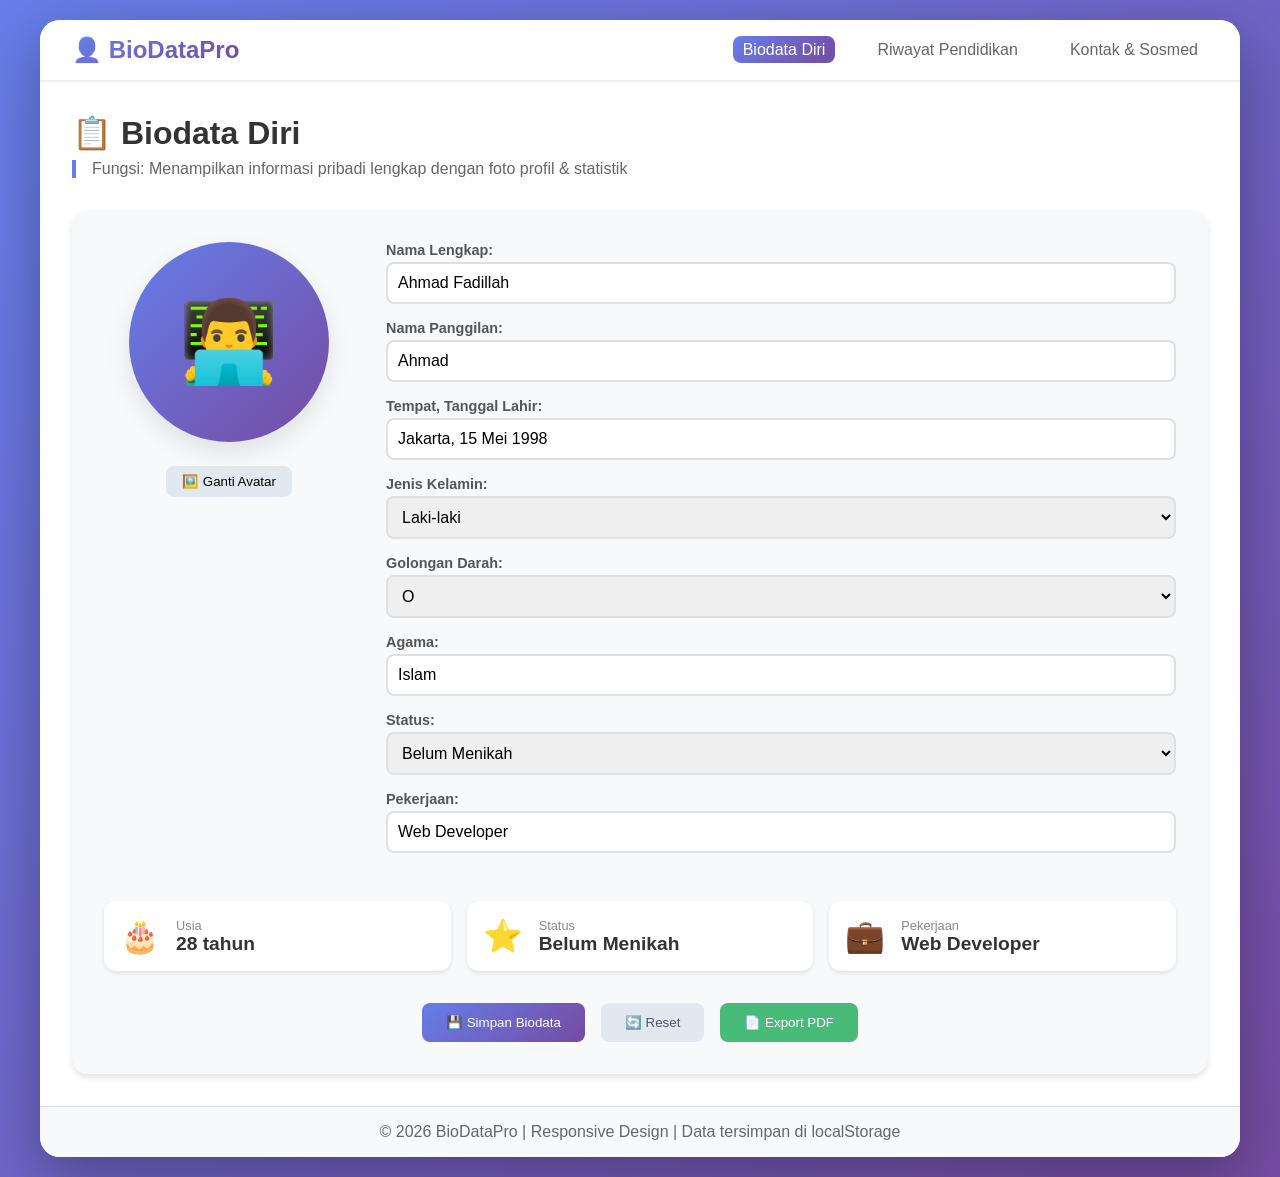
<file: index.html>
<!DOCTYPE html>
<html lang="id">
<head>
    <meta name="google-site-verification" content="5krgqWj95j61kuh9AmflDgMMiOKTlD1j0Kx1LBHgjUc" />
    <meta charset="UTF-8">
    <meta name="viewport" content="width=device-width, initial-scale=1.0, user-scalable=yes">
    <title>Biodata Diri | Profil Saya</title>
    <link rel="stylesheet" href="style.css">
</head>
<body>
    <div class="container">
        <nav class="navbar">
            <div class="logo">👤 BioDataPro</div>
            <ul class="nav-links">
                <li><a href="index.html" class="active">Biodata Diri</a></li>
                <li><a href="pendidikan.html">Riwayat Pendidikan</a></li>
                <li><a href="kontak.html">Kontak & Sosmed</a></li>
            </ul>
        </nav>

        <main>
            <h1>📋 Biodata Diri</h1>
            <p>Fungsi: Menampilkan informasi pribadi lengkap dengan foto profil & statistik</p>
            
            <div class="card">
                <div class="profile-container">
                    <div class="profile-avatar">
                        <div class="avatar-placeholder" id="avatarPreview">
                            <span>👨‍💻</span>
                        </div>
                        <button id="changeAvatarBtn" class="btn-icon">🖼️ Ganti Avatar</button>
                        <input type="file" id="avatarUpload" accept="image/*" style="display: none;">
                    </div>
                    
                    <div class="profile-info">
                        <div class="info-group">
                            <label>Nama Lengkap:</label>
                            <input type="text" id="namaLengkap" value="Ahmad Fadillah" class="editable-input">
                        </div>
                        <div class="info-group">
                            <label>Nama Panggilan:</label>
                            <input type="text" id="namaPanggilan" value="Ahmad" class="editable-input">
                        </div>
                        <div class="info-group">
                            <label>Tempat, Tanggal Lahir:</label>
                            <input type="text" id="ttl" value="Jakarta, 15 Mei 1998" class="editable-input">
                        </div>
                        <div class="info-group">
                            <label>Jenis Kelamin:</label>
                            <select id="jenisKelamin" class="editable-select">
                                <option value="Laki-laki" selected>Laki-laki</option>
                                <option value="Perempuan">Perempuan</option>
                            </select>
                        </div>
                        <div class="info-group">
                            <label>Golongan Darah:</label>
                            <select id="goldar" class="editable-select">
                                <option value="A">A</option>
                                <option value="B">B</option>
                                <option value="AB">AB</option>
                                <option value="O" selected>O</option>
                            </select>
                        </div>
                        <div class="info-group">
                            <label>Agama:</label>
                            <input type="text" id="agama" value="Islam" class="editable-input">
                        </div>
                        <div class="info-group">
                            <label>Status:</label>
                            <select id="status" class="editable-select">
                                <option value="Belum Menikah" selected>Belum Menikah</option>
                                <option value="Menikah">Menikah</option>
                                <option value="Cerai">Cerai</option>
                            </select>
                        </div>
                        <div class="info-group">
                            <label>Pekerjaan:</label>
                            <input type="text" id="pekerjaan" value="Web Developer" class="editable-input">
                        </div>
                    </div>
                </div>
                
                <div class="stats-container">
                    <div class="stat-card">
                        <div class="stat-icon">🎂</div>
                        <div class="stat-info">
                            <span class="stat-label">Usia</span>
                            <span class="stat-value" id="usiaDisplay">-- tahun</span>
                        </div>
                    </div>
                    <div class="stat-card">
                        <div class="stat-icon">⭐</div>
                        <div class="stat-info">
                            <span class="stat-label">Status</span>
                            <span class="stat-value" id="statusDisplay">Belum Menikah</span>
                        </div>
                    </div>
                    <div class="stat-card">
                        <div class="stat-icon">💼</div>
                        <div class="stat-info">
                            <span class="stat-label">Pekerjaan</span>
                            <span class="stat-value" id="pekerjaanDisplay">Web Developer</span>
                        </div>
                    </div>
                </div>
                
                <div class="action-buttons">
                    <button id="saveBioBtn" class="btn-primary">💾 Simpan Biodata</button>
                    <button id="resetBioBtn" class="btn-secondary">🔄 Reset</button>
                    <button id="exportBioBtn" class="btn-success">📄 Export PDF</button>
                </div>
                
                <div id="saveNotification" class="notification hidden">
                    ✅ Biodata berhasil disimpan!
                </div>
            </div>
        </main>
        
        <footer>
            <p>&copy; 2026 BioDataPro | Responsive Design | Data tersimpan di localStorage</p>
        </footer>
    </div>

    <script src="biodata.js"></script>
</body>
</html>
</file>
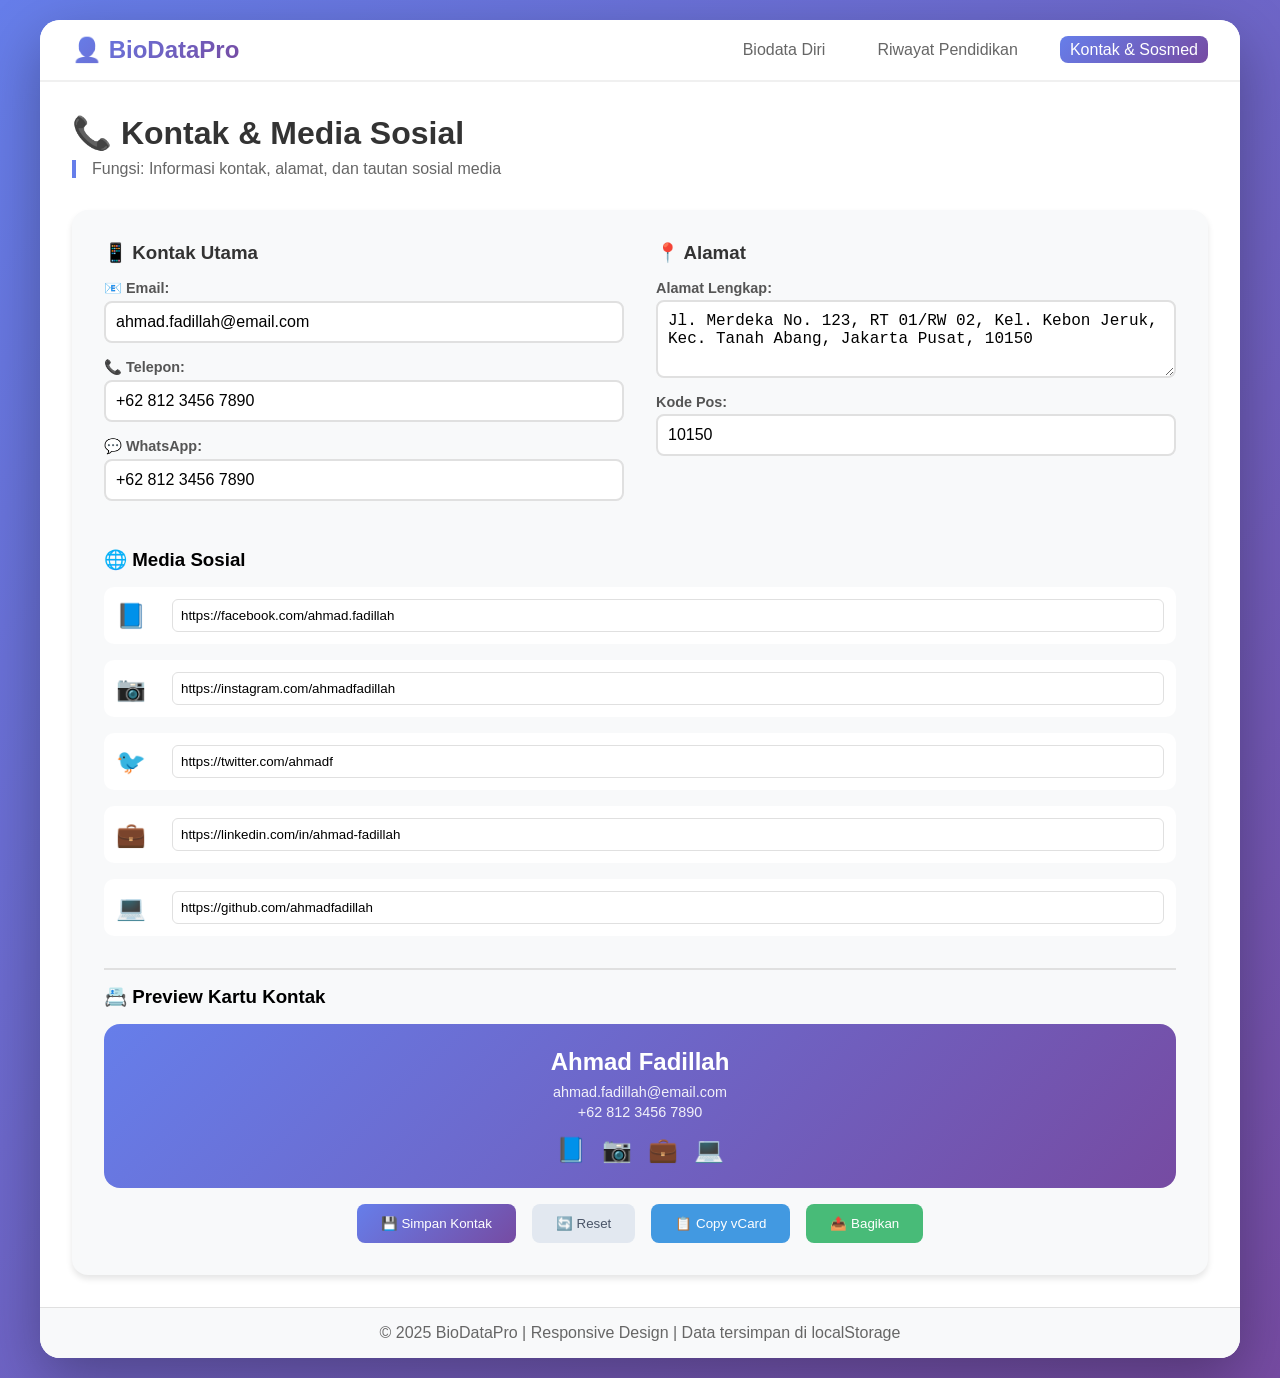
<file: kontak.html>
<!DOCTYPE html>
<html lang="id">
<head>
    <meta charset="UTF-8">
    <meta name="viewport" content="width=device-width, initial-scale=1.0">
    <title>Kontak & Sosmed | BioDataPro</title>
    <link rel="stylesheet" href="style.css">
</head>
<body>
    <div class="container">
        <nav class="navbar">
            <div class="logo">👤 BioDataPro</div>
            <ul class="nav-links">
                <li><a href="index.html">Biodata Diri</a></li>
                <li><a href="pendidikan.html">Riwayat Pendidikan</a></li>
                <li><a href="kontak.html" class="active">Kontak & Sosmed</a></li>
            </ul>
        </nav>

        <main>
            <h1>📞 Kontak & Media Sosial</h1>
            <p>Fungsi: Informasi kontak, alamat, dan tautan sosial media</p>
            
            <div class="card">
                <!-- Kontak Utama -->
                <div class="contact-grid">
                    <div class="contact-section">
                        <h3>📱 Kontak Utama</h3>
                        <div class="info-group">
                            <label>📧 Email:</label>
                            <input type="email" id="email" value="ahmad.fadillah@email.com" class="editable-input">
                        </div>
                        <div class="info-group">
                            <label>📞 Telepon:</label>
                            <input type="tel" id="telepon" value="+62 812 3456 7890" class="editable-input">
                        </div>
                        <div class="info-group">
                            <label>💬 WhatsApp:</label>
                            <input type="tel" id="whatsapp" value="+62 812 3456 7890" class="editable-input">
                        </div>
                    </div>
                    
                    <div class="contact-section">
                        <h3>📍 Alamat</h3>
                        <div class="info-group">
                            <label>Alamat Lengkap:</label>
                            <textarea id="alamat" rows="3" class="editable-textarea">Jl. Merdeka No. 123, RT 01/RW 02, Kel. Kebon Jeruk, Kec. Tanah Abang, Jakarta Pusat, 10150</textarea>
                        </div>
                        <div class="info-group">
                            <label>Kode Pos:</label>
                            <input type="text" id="kodepos" value="10150" class="editable-input">
                        </div>
                    </div>
                </div>
                
                <!-- Social Media -->
                <div class="social-section">
                    <h3>🌐 Media Sosial</h3>
                    <div class="social-links">
                        <div class="social-item">
                            <span class="social-icon">📘</span>
                            <input type="url" id="facebook" placeholder="Facebook URL" value="https://facebook.com/ahmad.fadillah">
                        </div>
                        <div class="social-item">
                            <span class="social-icon">📷</span>
                            <input type="url" id="instagram" placeholder="Instagram URL" value="https://instagram.com/ahmadfadillah">
                        </div>
                        <div class="social-item">
                            <span class="social-icon">🐦</span>
                            <input type="url" id="twitter" placeholder="Twitter URL" value="https://twitter.com/ahmadf">
                        </div>
                        <div class="social-item">
                            <span class="social-icon">💼</span>
                            <input type="url" id="linkedin" placeholder="LinkedIn URL" value="https://linkedin.com/in/ahmad-fadillah">
                        </div>
                        <div class="social-item">
                            <span class="social-icon">💻</span>
                            <input type="url" id="github" placeholder="GitHub URL" value="https://github.com/ahmadfadillah">
                        </div>
                    </div>
                </div>
                
                <!-- Preview Card Kontak -->
                <div class="contact-preview">
                    <h3>📇 Preview Kartu Kontak</h3>
                    <div class="vcard" id="vcardPreview">
                        <div class="vcard-name">Ahmad Fadillah</div>
                        <div class="vcard-email">ahmad.fadillah@email.com</div>
                        <div class="vcard-phone">+62 812 3456 7890</div>
                        <div class="vcard-social">
                            <span>📘</span> <span>📷</span> <span>💼</span> <span>💻</span>
                        </div>
                    </div>
                </div>
                
                <div class="action-buttons">
                    <button id="saveContactBtn" class="btn-primary">💾 Simpan Kontak</button>
                    <button id="resetContactBtn" class="btn-secondary">🔄 Reset</button>
                    <button id="copyVcardBtn" class="btn-info">📋 Copy vCard</button>
                    <button id="shareContactBtn" class="btn-success">📤 Bagikan</button>
                </div>
                
                <div id="contactNotification" class="notification hidden">
                    ✅ Kontak berhasil disimpan!
                </div>
            </div>
        </main>
        
        <footer>
            <p>&copy; 2025 BioDataPro | Responsive Design | Data tersimpan di localStorage</p>
        </footer>
    </div>

    <script src="kontak.js"></script>
</body>
</html>
</file>
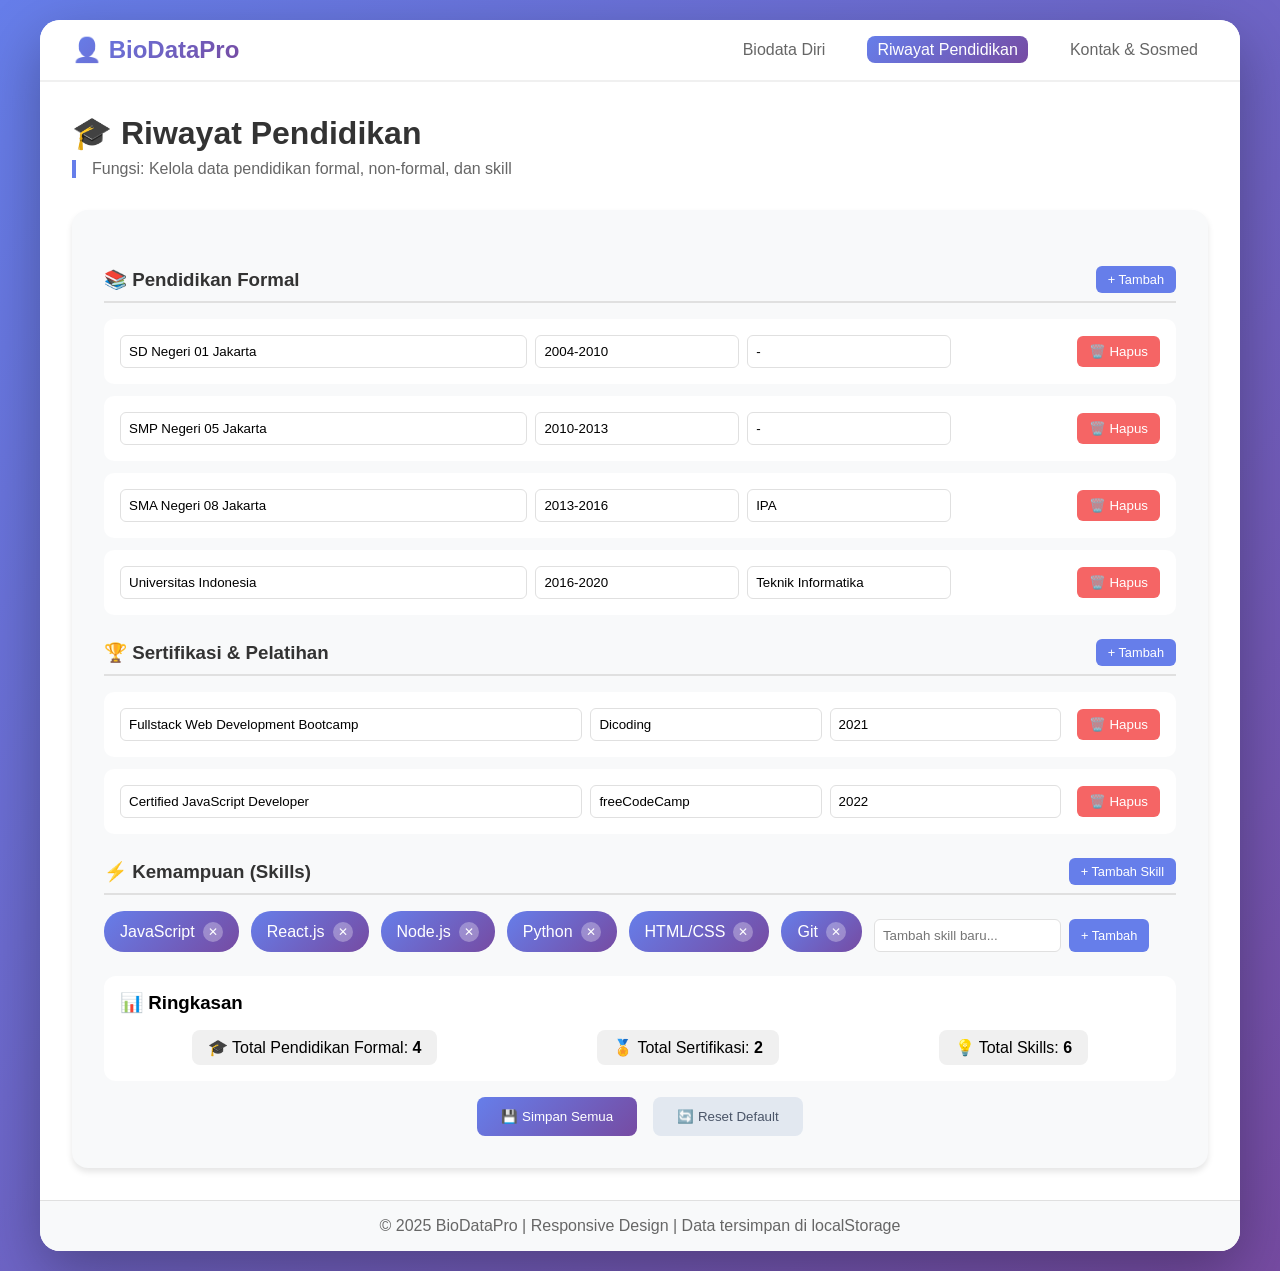
<file: pendidikan.html>
<!DOCTYPE html>
<html lang="id">
<head>
    <meta charset="UTF-8">
    <meta name="viewport" content="width=device-width, initial-scale=1.0">
    <title>Riwayat Pendidikan | BioDataPro</title>
    <link rel="stylesheet" href="style.css">
</head>
<body>
    <div class="container">
        <nav class="navbar">
            <div class="logo">👤 BioDataPro</div>
            <ul class="nav-links">
                <li><a href="index.html">Biodata Diri</a></li>
                <li><a href="pendidikan.html" class="active">Riwayat Pendidikan</a></li>
                <li><a href="kontak.html">Kontak & Sosmed</a></li>
            </ul>
        </nav>

        <main>
            <h1>🎓 Riwayat Pendidikan</h1>
            <p>Fungsi: Kelola data pendidikan formal, non-formal, dan skill</p>
            
            <div class="card">
                <!-- Pendidikan Formal -->
                <div class="section-title">
                    <h3>📚 Pendidikan Formal</h3>
                    <button id="addFormalBtn" class="btn-small">+ Tambah</button>
                </div>
                <div id="formalEducationList" class="education-list"></div>
                
                <!-- Pendidikan Non-Formal -->
                <div class="section-title">
                    <h3>🏆 Sertifikasi & Pelatihan</h3>
                    <button id="addNonFormalBtn" class="btn-small">+ Tambah</button>
                </div>
                <div id="nonFormalList" class="education-list"></div>
                
                <!-- Skills -->
                <div class="section-title">
                    <h3>⚡ Kemampuan (Skills)</h3>
                    <button id="addSkillBtn" class="btn-small">+ Tambah Skill</button>
                </div>
                <div id="skillsContainer" class="skills-container"></div>
                
                <!-- Ringkasan -->
                <div class="summary-card">
                    <h3>📊 Ringkasan</h3>
                    <div class="summary-stats">
                        <div>🎓 Total Pendidikan Formal: <strong id="totalFormal">0</strong></div>
                        <div>🏅 Total Sertifikasi: <strong id="totalNonFormal">0</strong></div>
                        <div>💡 Total Skills: <strong id="totalSkills">0</strong></div>
                    </div>
                </div>
                
                <div class="action-buttons">
                    <button id="saveEducationBtn" class="btn-primary">💾 Simpan Semua</button>
                    <button id="resetEducationBtn" class="btn-secondary">🔄 Reset Default</button>
                </div>
                
                <div id="eduNotification" class="notification hidden">
                    ✅ Data pendidikan berhasil disimpan!
                </div>
            </div>
        </main>
        
        <footer>
            <p>&copy; 2025 BioDataPro | Responsive Design | Data tersimpan di localStorage</p>
        </footer>
    </div>

    <script src="pendidikan.js"></script>
</body>
</html>
</file>
<file: style.css>
* {
    margin: 0;
    padding: 0;
    box-sizing: border-box;
}

body {
    font-family: 'Segoe UI', Tahoma, Geneva, Verdana, sans-serif;
    background: linear-gradient(135deg, #667eea 0%, #764ba2 100%);
    min-height: 100vh;
    padding: 20px;
}

.container {
    max-width: 1200px;
    margin: 0 auto;
    background: white;
    border-radius: 20px;
    box-shadow: 0 20px 60px rgba(0,0,0,0.3);
    overflow: hidden;
    animation: fadeIn 0.5s ease;
}

@keyframes fadeIn {
    from { opacity: 0; transform: translateY(20px); }
    to { opacity: 1; transform: translateY(0); }
}

/* Navbar */
.navbar {
    display: flex;
    justify-content: space-between;
    align-items: center;
    padding: 1rem 2rem;
    background: white;
    border-bottom: 2px solid #f0f0f0;
    flex-wrap: wrap;
}

.logo {
    font-size: 1.5rem;
    font-weight: bold;
    background: linear-gradient(135deg, #667eea, #764ba2);
    -webkit-background-clip: text;
    background-clip: text;
    color: transparent;
}

.nav-links {
    display: flex;
    gap: 2rem;
    list-style: none;
}

.nav-links a {
    text-decoration: none;
    color: #666;
    font-weight: 500;
    transition: all 0.3s;
    padding: 5px 10px;
    border-radius: 8px;
}

.nav-links a:hover,
.nav-links a.active {
    background: linear-gradient(135deg, #667eea, #764ba2);
    color: white;
}

/* Main Content */
main {
    padding: 2rem;
    min-height: 70vh;
}

h1 {
    font-size: 2rem;
    margin-bottom: 0.5rem;
    color: #333;
}

main > p {
    color: #666;
    margin-bottom: 2rem;
    border-left: 4px solid #667eea;
    padding-left: 1rem;
}

.card {
    background: #f8f9fa;
    border-radius: 16px;
    padding: 2rem;
    box-shadow: 0 4px 6px rgba(0,0,0,0.1);
}

/* Profile Container */
.profile-container {
    display: grid;
    grid-template-columns: 250px 1fr;
    gap: 2rem;
    margin-bottom: 2rem;
}

.profile-avatar {
    text-align: center;
}

.avatar-placeholder {
    width: 200px;
    height: 200px;
    background: linear-gradient(135deg, #667eea, #764ba2);
    border-radius: 50%;
    display: flex;
    align-items: center;
    justify-content: center;
    font-size: 5rem;
    margin: 0 auto 1rem;
    box-shadow: 0 10px 25px rgba(0,0,0,0.1);
}

.avatar-placeholder img {
    width: 100%;
    height: 100%;
    border-radius: 50%;
    object-fit: cover;
}

.info-group {
    margin-bottom: 1rem;
    display: flex;
    flex-direction: column;
}

.info-group label {
    font-weight: 600;
    color: #555;
    margin-bottom: 0.25rem;
    font-size: 0.9rem;
}

.editable-input,
.editable-select,
.editable-textarea {
    padding: 10px;
    border: 2px solid #e0e0e0;
    border-radius: 8px;
    font-size: 1rem;
    transition: all 0.3s;
}

.editable-input:focus,
.editable-select:focus,
.editable-textarea:focus {
    outline: none;
    border-color: #667eea;
    box-shadow: 0 0 0 3px rgba(102,126,234,0.1);
}

/* Stats Container */
.stats-container {
    display: grid;
    grid-template-columns: repeat(auto-fit, minmax(200px, 1fr));
    gap: 1rem;
    margin-bottom: 2rem;
}

.stat-card {
    background: white;
    padding: 1rem;
    border-radius: 12px;
    display: flex;
    align-items: center;
    gap: 1rem;
    box-shadow: 0 2px 4px rgba(0,0,0,0.1);
}

.stat-icon {
    font-size: 2rem;
}

.stat-info {
    display: flex;
    flex-direction: column;
}

.stat-label {
    font-size: 0.8rem;
    color: #888;
}

.stat-value {
    font-size: 1.2rem;
    font-weight: bold;
    color: #333;
}

/* Buttons */
.action-buttons {
    display: flex;
    gap: 1rem;
    justify-content: center;
    margin-top: 1rem;
    flex-wrap: wrap;
}

.btn-primary {
    background: linear-gradient(135deg, #667eea, #764ba2);
    color: white;
    border: none;
    padding: 12px 24px;
    border-radius: 8px;
    cursor: pointer;
    font-weight: 500;
    transition: transform 0.2s;
}

.btn-primary:hover {
    transform: translateY(-2px);
}

.btn-secondary {
    background: #e2e8f0;
    color: #4a5568;
    border: none;
    padding: 12px 24px;
    border-radius: 8px;
    cursor: pointer;
}

.btn-success {
    background: #48bb78;
    color: white;
    border: none;
    padding: 12px 24px;
    border-radius: 8px;
    cursor: pointer;
}

.btn-info {
    background: #4299e1;
    color: white;
    border: none;
    padding: 12px 24px;
    border-radius: 8px;
    cursor: pointer;
}

.btn-small {
    background: #667eea;
    color: white;
    border: none;
    padding: 6px 12px;
    border-radius: 6px;
    cursor: pointer;
    font-size: 0.8rem;
}

.btn-icon {
    background: #e2e8f0;
    border: none;
    padding: 8px 16px;
    border-radius: 8px;
    cursor: pointer;
    margin-top: 0.5rem;
}

/* Education Styles */
.section-title {
    display: flex;
    justify-content: space-between;
    align-items: center;
    margin: 1.5rem 0 1rem 0;
    padding-bottom: 0.5rem;
    border-bottom: 2px solid #e0e0e0;
}

.section-title h3 {
    color: #333;
}

.education-list {
    display: flex;
    flex-direction: column;
    gap: 0.75rem;
}

.education-item {
    background: white;
    padding: 1rem;
    border-radius: 10px;
    display: grid;
    grid-template-columns: 1fr auto;
    gap: 1rem;
    align-items: center;
}

.education-item input,
.education-item select {
    padding: 8px;
    border: 1px solid #e0e0e0;
    border-radius: 6px;
}

.education-fields {
    display: grid;
    grid-template-columns: 2fr 1fr 1fr 0.5fr;
    gap: 0.5rem;
}

.delete-btn {
    background: #f56565;
    color: white;
    border: none;
    padding: 8px 12px;
    border-radius: 6px;
    cursor: pointer;
}

/* Skills Styles */
.skills-container {
    display: flex;
    flex-wrap: wrap;
    gap: 0.75rem;
    margin-top: 1rem;
}

.skill-tag {
    background: linear-gradient(135deg, #667eea, #764ba2);
    color: white;
    padding: 8px 16px;
    border-radius: 20px;
    display: inline-flex;
    align-items: center;
    gap: 8px;
}

.skill-tag button {
    background: rgba(255,255,255,0.3);
    border: none;
    color: white;
    border-radius: 50%;
    width: 20px;
    height: 20px;
    cursor: pointer;
    font-size: 12px;
}

.add-skill-input {
    display: flex;
    gap: 0.5rem;
    margin-top: 0.5rem;
}

.add-skill-input input {
    flex: 1;
    padding: 8px;
    border: 1px solid #e0e0e0;
    border-radius: 6px;
}

/* Contact Grid */
.contact-grid {
    display: grid;
    grid-template-columns: 1fr 1fr;
    gap: 2rem;
    margin-bottom: 2rem;
}

.contact-section h3 {
    margin-bottom: 1rem;
    color: #333;
}

.social-section {
    margin-bottom: 2rem;
}

.social-links {
    display: flex;
    flex-direction: column;
    gap: 1rem;
    margin-top: 1rem;
}

.social-item {
    display: flex;
    align-items: center;
    gap: 1rem;
    background: white;
    padding: 0.75rem;
    border-radius: 10px;
}

.social-icon {
    font-size: 1.5rem;
    min-width: 40px;
}

.social-item input {
    flex: 1;
    padding: 8px;
    border: 1px solid #e0e0e0;
    border-radius: 6px;
}

/* Contact Preview */
.contact-preview {
    margin-top: 2rem;
    padding-top: 1rem;
    border-top: 2px solid #e0e0e0;
}

.vcard {
    background: linear-gradient(135deg, #667eea, #764ba2);
    color: white;
    padding: 1.5rem;
    border-radius: 16px;
    text-align: center;
    margin-top: 1rem;
}

.vcard-name {
    font-size: 1.5rem;
    font-weight: bold;
    margin-bottom: 0.5rem;
}

.vcard-email,
.vcard-phone {
    font-size: 0.9rem;
    margin-bottom: 0.25rem;
    opacity: 0.9;
}

.vcard-social {
    margin-top: 1rem;
    font-size: 1.5rem;
    display: flex;
    justify-content: center;
    gap: 1rem;
}

/* Summary Card */
.summary-card {
    background: white;
    padding: 1rem;
    border-radius: 12px;
    margin-top: 1.5rem;
}

.summary-stats {
    display: flex;
    justify-content: space-around;
    margin-top: 1rem;
    flex-wrap: wrap;
    gap: 1rem;
}

.summary-stats div {
    padding: 0.5rem 1rem;
    background: #f0f0f0;
    border-radius: 8px;
}

/* Notification */
.notification {
    position: fixed;
    top: 20px;
    right: 20px;
    background: #48bb78;
    color: white;
    padding: 12px 24px;
    border-radius: 8px;
    animation: slideIn 0.3s ease;
    z-index: 1000;
}

.notification.hidden {
    display: none;
}

@keyframes slideIn {
    from {
        transform: translateX(100%);
        opacity: 0;
    }
    to {
        transform: translateX(0);
        opacity: 1;
    }
}

/* Footer */
footer {
    background: #f8f9fa;
    text-align: center;
    padding: 1rem;
    color: #666;
    border-top: 1px solid #e0e0e0;
}

/* Responsive */
@media (max-width: 768px) {
    .navbar {
        flex-direction: column;
        gap: 1rem;
    }
    
    .nav-links {
        gap: 1rem;
    }
    
    main {
        padding: 1rem;
    }
    
    .card {
        padding: 1rem;
    }
    
    .profile-container {
        grid-template-columns: 1fr;
    }
    
    .contact-grid {
        grid-template-columns: 1fr;
    }
    
    .education-fields {
        grid-template-columns: 1fr;
    }
    
    .education-item {
        grid-template-columns: 1fr;
    }
    
    .action-buttons {
        flex-direction: column;
    }
    
    .action-buttons button {
        width: 100%;
    }
    
    h1 {
        font-size: 1.5rem;
    }
}
</file>
